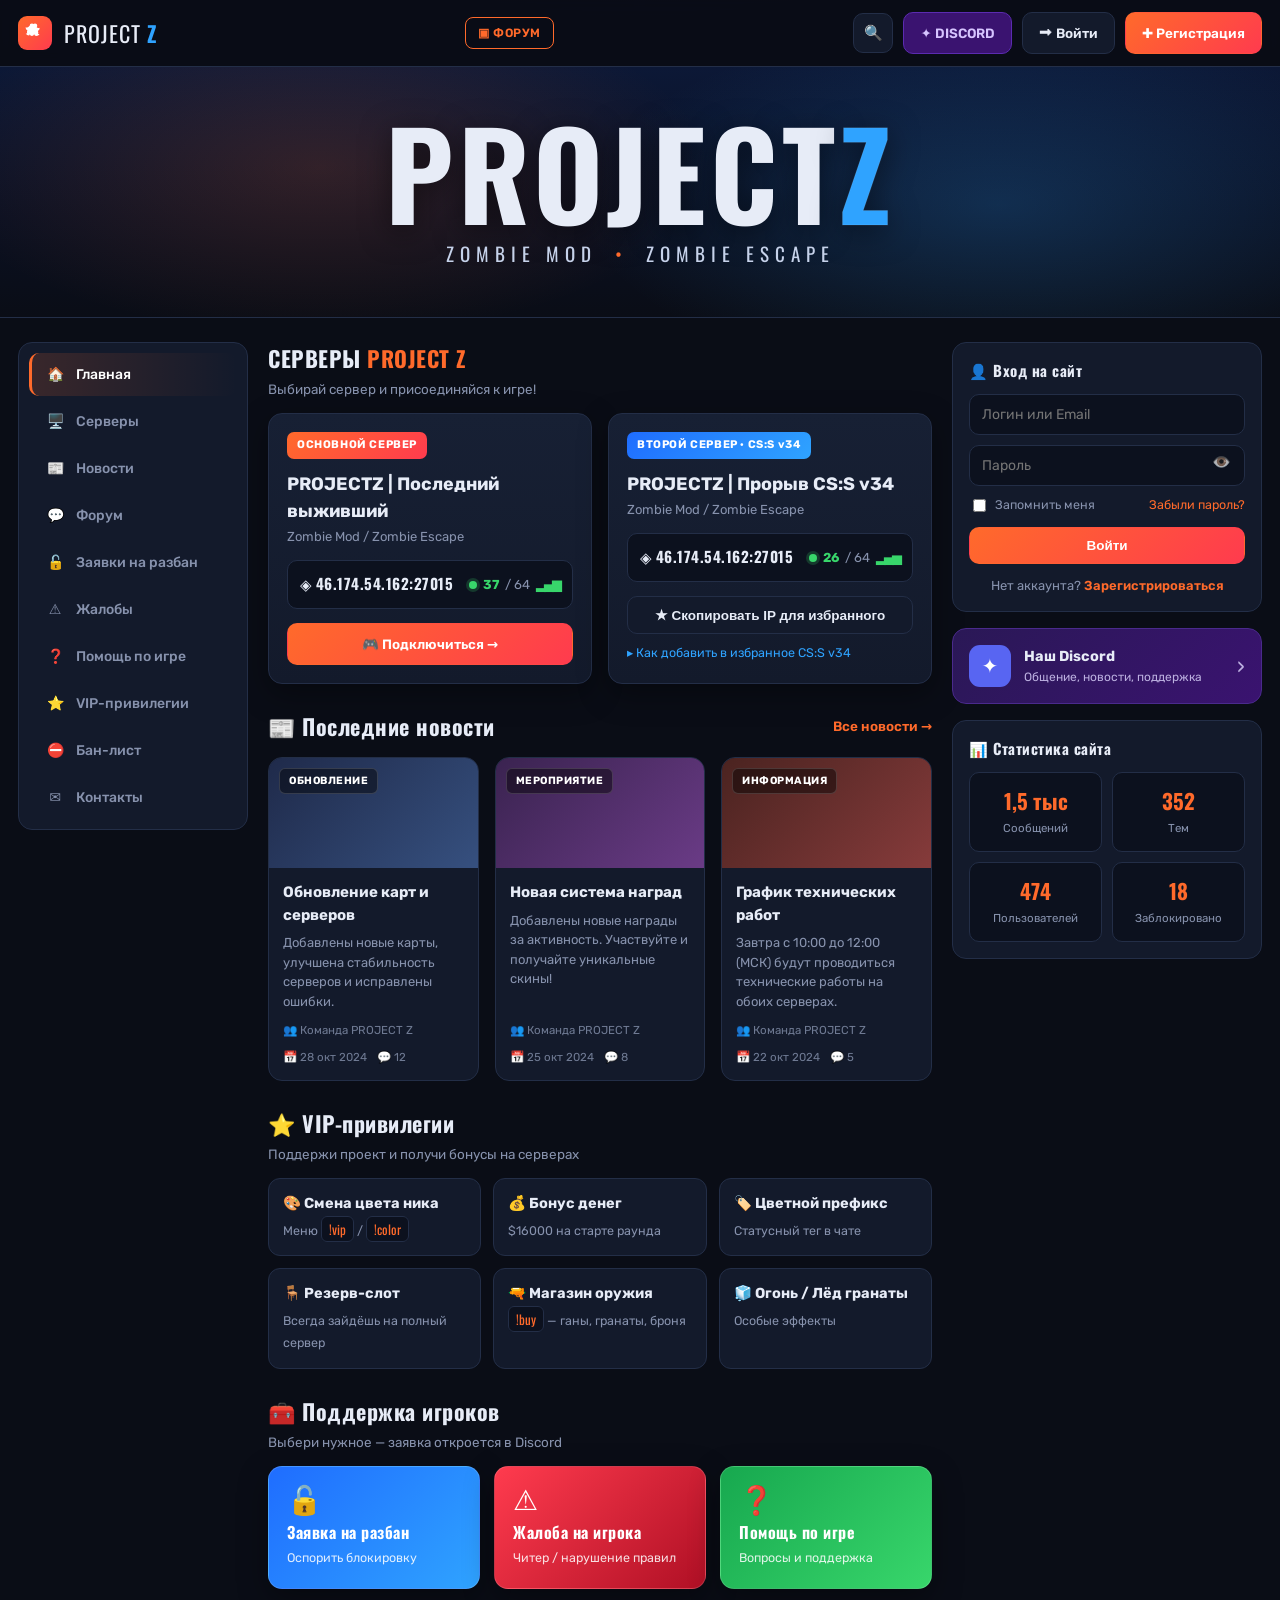
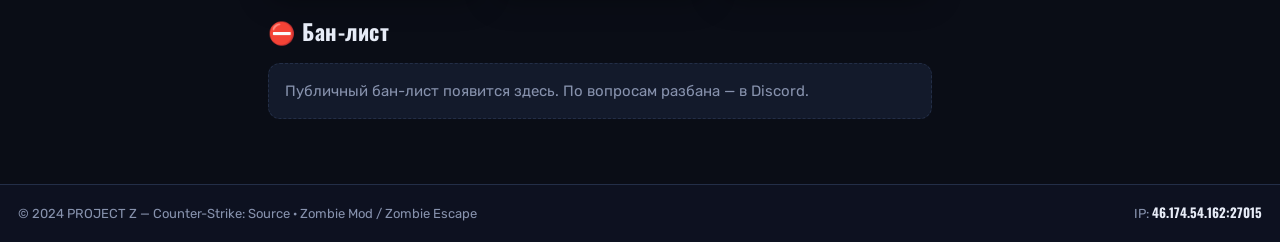
<file: index.html>
<!doctype html>
<html lang="ru">
<head>
<meta charset="utf-8" />
<meta name="viewport" content="width=device-width, initial-scale=1" />
<title>PROJECT Z — Zombie Mod & Zombie Escape | CS:S v34</title>
<meta name="description" content="PROJECT Z — игровые серверы Counter-Strike: Source. Zombie Mod и Zombie Escape. Заходи и выживай!" />
<link rel="preconnect" href="https://fonts.googleapis.com" />
<link rel="preconnect" href="https://fonts.gstatic.com" crossorigin />
<link href="https://fonts.googleapis.com/css2?family=Oswald:wght@500;600;700&family=Rubik:wght@400;500;600;700&display=swap" rel="stylesheet" />
<link rel="icon" href="favicon.png" />
<link rel="stylesheet" href="css/style.css" />
</head>
<body>

<!-- ================= HEADER ================= -->
<header class="topbar">
  <div class="wrap topbar-inner">
    <a href="#top" class="brand">
      <span class="brand-ico" aria-hidden="true">
        <svg viewBox="0 0 24 24" width="24" height="24" fill="currentColor"><path d="M12 2a3 3 0 0 1 3 3c0 .8-.3 1.5-.8 2 .5.5 1.3.9 2.1 1 .7.1 1.4 0 2-.3a5 5 0 0 1-2.5 4.3c.4.6.6 1.3.6 2 0 .6-.1 1.2-.4 1.7.6.3 1.3.4 2 .3-.9 1.6-2.5 2.6-4.3 2.6a3 3 0 0 1-2.9-2.2 3 3 0 0 1-5.8 0A3 3 0 0 1 4 18c-1.8 0-3.4-1-4.3-2.6.7.1 1.4 0 2-.3-.3-.5-.4-1.1-.4-1.7 0-.7.2-1.4.6-2A5 5 0 0 1-.6 7.1c.6.3 1.3.4 2 .3.8-.1 1.6-.5 2.1-1A2.9 2.9 0 0 1 4.9 5 3 3 0 0 1 8 2c.8 0 1.5.3 2 .8.5-.5 1.2-.8 2-.8z" transform="translate(3 1) scale(.75)"/></svg>
      </span>
      <span class="brand-txt">PROJECT&nbsp;<b>Z</b></span>
      <a href="https://projectz.site/forum.html" class="forum-pill">▣ ФОРУМ</a>
    </a>

    <nav class="topnav">
      <button class="icon-btn" aria-label="Поиск" id="searchBtn">🔍</button>
      <a class="btn btn-discord" href="#contacts">✦ DISCORD</a>
      <a class="btn btn-ghost" href="#login">⮕ Войти</a>
      <a class="btn btn-accent" href="#login">✚ Регистрация</a>
    </nav>

    <button class="menu-toggle" id="menuToggle" aria-label="Меню">☰</button>
  </div>
</header>

<!-- ================= BANNER ================= -->
<section class="banner" id="top">
  <div class="wrap banner-inner">
    <div class="banner-glow"></div>
    <h1 class="banner-title">PROJECT<span>Z</span></h1>
    <p class="banner-sub">ZOMBIE&nbsp;MOD <i>•</i> ZOMBIE&nbsp;ESCAPE</p>
  </div>
</section>

<!-- ================= LAYOUT ================= -->
<div class="wrap layout">

  <!-- ---- LEFT SIDEBAR ---- -->
  <aside class="side-nav" id="sideNav">
    <a href="#top"      class="snav active"><span>🏠</span> Главная</a>
    <a href="#servers"  class="snav"><span>🖥️</span> Серверы</a>
    <a href="#news"     class="snav"><span>📰</span> Новости</a>
    <a href="https://projectz.site/forum.html" class="snav"><span>💬</span> Форум</a>
    <a href="#support"  class="snav"><span>🔓</span> Заявки на разбан</a>
    <a href="#support"  class="snav"><span>⚠️</span> Жалобы</a>
    <a href="#support"  class="snav"><span>❓</span> Помощь по игре</a>
    <a href="#vip"      class="snav"><span>⭐</span> VIP-привилегии</a>
    <a href="#ban"      class="snav"><span>⛔</span> Бан-лист</a>
    <a href="#contacts" class="snav"><span>✉️</span> Контакты</a>
  </aside>

  <!-- ---- CENTER ---- -->
  <main class="content">

    <!-- SERVERS -->
    <section id="servers" class="block">
      <div class="block-head">
        <h2>СЕРВЕРЫ <span>PROJECT Z</span></h2>
        <p class="hint">Выбирай сервер и присоединяйся к игре!</p>
      </div>

      <div class="servers">
        <!-- server 1 -->
        <div class="server-card">
          <span class="s-badge">ОСНОВНОЙ СЕРВЕР</span>
          <h3>PROJECTZ | Последний выживший</h3>
          <p class="s-mode">Zombie Mod / Zombie Escape</p>
          <div class="s-row">
            <span class="s-ip">◈ <b data-ip>46.174.54.162:27015</b></span>
            <span class="s-players"><i class="dot"></i> <b>37</b> / 64 <span class="bars">▂▄▆</span></span>
          </div>
          <a class="btn btn-accent full" href="steam://connect/46.174.54.162:27015">🎮 Подключиться →</a>
        </div>

        <!-- server 2 -->
        <div class="server-card">
          <span class="s-badge blue">ВТОРОЙ СЕРВЕР · CS:S v34</span>
          <h3>PROJECTZ | Прорыв CS:S v34</h3>
          <p class="s-mode">Zombie Mod / Zombie Escape</p>
          <div class="s-row">
            <span class="s-ip">◈ <b data-ip>46.174.54.162:27015</b></span>
            <span class="s-players"><i class="dot"></i> <b>26</b> / 64 <span class="bars">▂▄▅</span></span>
          </div>
          <button class="btn btn-ghost full" data-copy="46.174.54.162:27015">★ Скопировать IP для избранного</button>
          <a class="mini-link" href="#contacts">▸ Как добавить в избранное CS:S v34</a>
        </div>
      </div>
    </section>

    <!-- NEWS -->
    <section id="news" class="block">
      <div class="block-head row">
        <h2>📰 Последние новости</h2>
        <a href="#news" class="all-link">Все новости →</a>
      </div>

      <div class="news">
        <article class="news-card">
          <div class="news-img g1"><span class="tag">ОБНОВЛЕНИЕ</span></div>
          <div class="news-body">
            <h4>Обновление карт и серверов</h4>
            <p>Добавлены новые карты, улучшена стабильность серверов и исправлены ошибки.</p>
            <div class="news-foot"><span>👥 Команда PROJECT Z</span><span>📅 28 окт 2024</span><span>💬 12</span></div>
          </div>
        </article>

        <article class="news-card">
          <div class="news-img g2"><span class="tag">МЕРОПРИЯТИЕ</span></div>
          <div class="news-body">
            <h4>Новая система наград</h4>
            <p>Добавлены новые награды за активность. Участвуйте и получайте уникальные скины!</p>
            <div class="news-foot"><span>👥 Команда PROJECT Z</span><span>📅 25 окт 2024</span><span>💬 8</span></div>
          </div>
        </article>

        <article class="news-card">
          <div class="news-img g3"><span class="tag">ИНФОРМАЦИЯ</span></div>
          <div class="news-body">
            <h4>График технических работ</h4>
            <p>Завтра с 10:00 до 12:00 (МСК) будут проводиться технические работы на обоих серверах.</p>
            <div class="news-foot"><span>👥 Команда PROJECT Z</span><span>📅 22 окт 2024</span><span>💬 5</span></div>
          </div>
        </article>
      </div>
    </section>

    <!-- VIP -->
    <section id="vip" class="block">
      <div class="block-head"><h2>⭐ VIP-привилегии</h2><p class="hint">Поддержи проект и получи бонусы на серверах</p></div>
      <div class="perks">
        <div class="perk"><b>🎨 Смена цвета ника</b><span>Меню <code>!vip</code> / <code>!color</code></span></div>
        <div class="perk"><b>💰 Бонус денег</b><span>$16000 на старте раунда</span></div>
        <div class="perk"><b>🏷️ Цветной префикс</b><span>Статусный тег в чате</span></div>
        <div class="perk"><b>🪑 Резерв-слот</b><span>Всегда зайдёшь на полный сервер</span></div>
        <div class="perk"><b>🔫 Магазин оружия</b><span><code>!buy</code> — ганы, гранаты, броня</span></div>
        <div class="perk"><b>🧊 Огонь / Лёд гранаты</b><span>Особые эффекты</span></div>
      </div>
    </section>

    <!-- SUPPORT / ACTIONS -->
    <section id="support" class="block">
      <div class="block-head"><h2>🧰 Поддержка игроков</h2><p class="hint">Выбери нужное — заявка откроется в Discord</p></div>
      <div class="support-grid">
        <a class="sbtn blue" href="#contacts">
          <span class="sbtn-ico">🔓</span>
          <span class="sbtn-t">Заявка на разбан</span>
          <span class="sbtn-d">Оспорить блокировку</span>
        </a>
        <a class="sbtn red" href="#contacts">
          <span class="sbtn-ico">⚠️</span>
          <span class="sbtn-t">Жалоба на игрока</span>
          <span class="sbtn-d">Читер / нарушение правил</span>
        </a>
        <a class="sbtn green" href="#contacts">
          <span class="sbtn-ico">❓</span>
          <span class="sbtn-t">Помощь по игре</span>
          <span class="sbtn-d">Вопросы и поддержка</span>
        </a>
      </div>
    </section>

    <!-- BAN -->
    <section id="ban" class="block">
      <div class="block-head"><h2>⛔ Бан-лист</h2></div>
      <p class="muted-box">Публичный бан-лист появится здесь. По вопросам разбана — в Discord.</p>
    </section>

  </main>

  <!-- ---- RIGHT SIDEBAR ---- -->
  <aside class="right">

    <div class="card login" id="login">
      <h3 class="card-t">👤 Вход на сайт</h3>
      <form onsubmit="return false">
        <input type="text" placeholder="Логин или Email" autocomplete="username" />
        <div class="pw">
          <input type="password" placeholder="Пароль" id="pw" autocomplete="current-password" />
          <button type="button" class="eye" id="eye" aria-label="Показать">👁️</button>
        </div>
        <div class="login-row">
          <label><input type="checkbox" /> Запомнить меня</label>
          <a href="#">Забыли пароль?</a>
        </div>
        <button class="btn btn-accent full">Войти</button>
        <p class="reg">Нет аккаунта? <a href="#">Зарегистрироваться</a></p>
      </form>
    </div>

    <a class="card discord" id="contacts" href="#">
      <span class="dico">✦</span>
      <span class="dtxt"><b>Наш Discord</b><small>Общение, новости, поддержка</small></span>
      <span class="darr">›</span>
    </a>

    <div class="card stats">
      <h3 class="card-t">📊 Статистика сайта</h3>
      <div class="stat-grid">
        <div><b>1,5 тыс</b><span>Сообщений</span></div>
        <div><b>352</b><span>Тем</span></div>
        <div><b>474</b><span>Пользователей</span></div>
        <div><b>18</b><span>Заблокировано</span></div>
      </div>
    </div>

  </aside>
</div>

<footer class="footer">
  <div class="wrap">
    <span>© 2024 PROJECT Z — Counter-Strike: Source · Zombie Mod / Zombie Escape</span>
    <span class="f-ip">IP: <b data-ip>46.174.54.162:27015</b></span>
  </div>
</footer>

<div class="toast" id="toast">IP скопирован!</div>

<script src="js/main.js"></script>
</body>
</html>
</file>
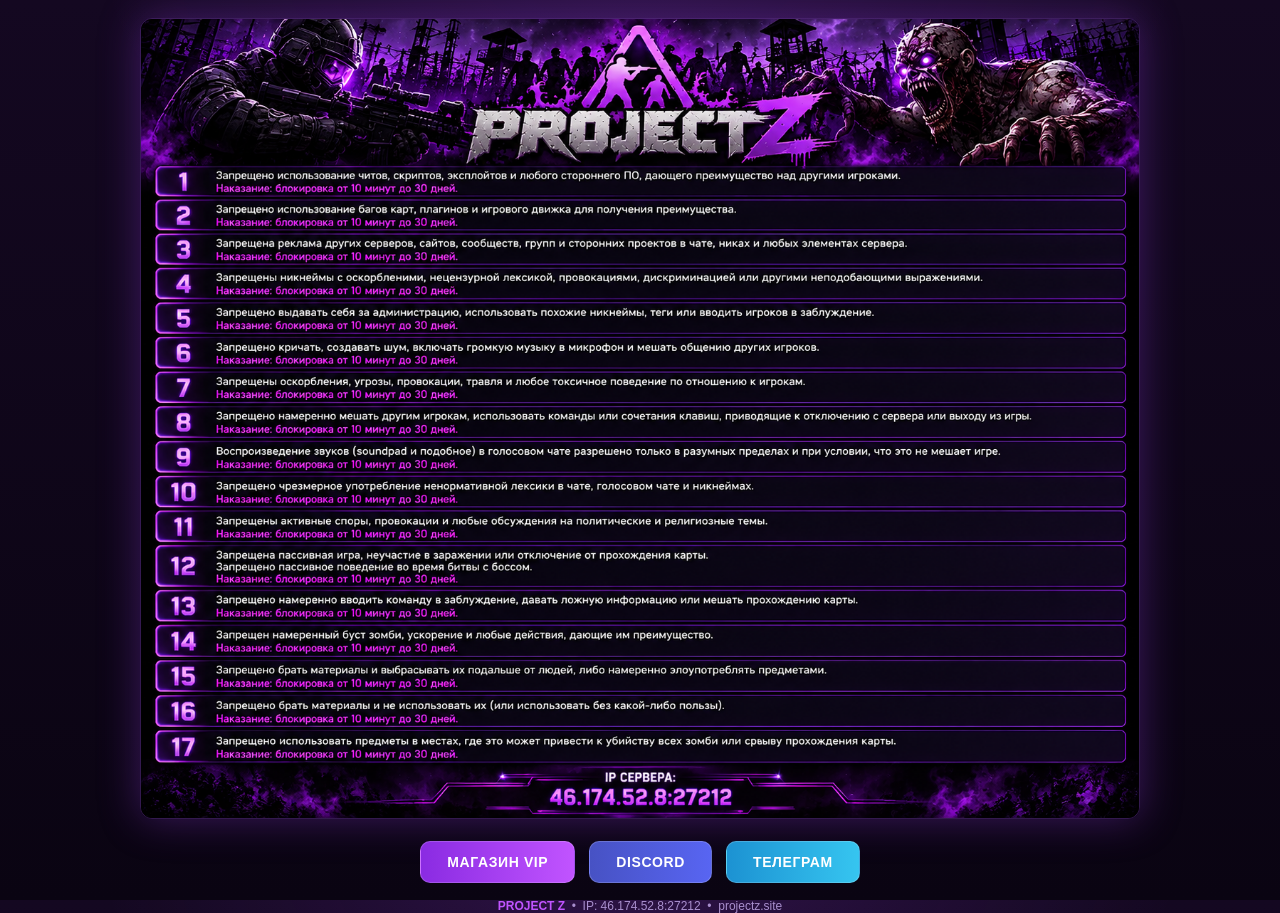
<file: motd.html>
<!DOCTYPE html>
<html lang="ru">
<head>
<meta charset="UTF-8">
<meta name="viewport" content="width=device-width, initial-scale=1.0">
<title>PROJECT Z</title>
<style>
  *{box-sizing:border-box;margin:0;padding:0;}
  html,body{height:100%;}
  body{
    font-family:"Segoe UI",Tahoma,Arial,sans-serif;
    background:
      radial-gradient(900px 500px at 50% -5%, rgba(170,70,255,.18), transparent 60%),
      linear-gradient(180deg,#140821,#0a0412);
    color:#e7dcff;
    padding:18px 14px 32px;
    -webkit-font-smoothing:antialiased;
    text-align:center;
  }
  .wrap{max-width:1000px;margin:0 auto;}

  .rules-img{
    width:100%;
    height:auto;
    display:block;
    border-radius:12px;
    box-shadow:0 0 40px rgba(150,60,230,.35);
    border:1px solid rgba(170,90,255,.25);
  }

  .links{
    display:flex;justify-content:center;gap:14px;flex-wrap:wrap;
    margin:22px 0 6px;
  }
  .btn{
    position:relative;overflow:hidden;
    display:inline-block;text-decoration:none;
    padding:12px 26px;border-radius:10px;
    font-size:14px;font-weight:800;letter-spacing:.6px;
    color:#fff;border:1px solid rgba(255,255,255,.18);
    transition:transform .15s,filter .15s;
    animation:glow 1.8s ease-in-out infinite;
  }
  /* бегущий блик (мерцание) */
  .btn:before{
    content:"";position:absolute;top:0;left:-130%;width:55%;height:100%;
    background:linear-gradient(120deg,transparent,rgba(255,255,255,.5),transparent);
    transform:skewX(-20deg);
    animation:shimmer 2.8s infinite;
  }
  .btn:hover{transform:translateY(-2px);filter:brightness(1.18);}

  .btn.shop{background:linear-gradient(90deg,#8a2be2,#c154ff);--gc:195,84,255;}
  .btn.dc{background:linear-gradient(90deg,#4752c4,#5865F2);--gc:88,101,242;}
  .btn.tg{background:linear-gradient(90deg,#1c92d2,#36c5f0);--gc:41,158,217;}

  .btn:nth-child(2){animation-delay:.3s;}
  .btn:nth-child(2):before{animation-delay:.4s;}
  .btn:nth-child(3){animation-delay:.6s;}
  .btn:nth-child(3):before{animation-delay:.8s;}

  @keyframes glow{
    0%,100%{box-shadow:0 0 6px rgba(var(--gc),.5),0 0 2px rgba(var(--gc),.6);}
    50%{box-shadow:0 0 22px rgba(var(--gc),.95),0 0 44px rgba(var(--gc),.5);}
  }
  @keyframes shimmer{
    0%{left:-130%;}
    55%,100%{left:130%;}
  }

  .foot{margin-top:16px;font-size:12px;color:#a98fce;}
  .foot b{color:#c154ff;}
</style>
</head>
<body>
<div class="wrap">

  <img class="rules-img" src="projectz_rules.png" alt="Правила сервера PROJECT Z">

  <div class="links">
    <a class="btn shop" href="https://projectz.site" target="_blank">МАГАЗИН VIP</a>
    <a class="btn dc" href="https://discord.gg/P9s94zXeW" target="_blank">DISCORD</a>
    <a class="btn tg" href="https://t.me/AyavaskA31" target="_blank">ТЕЛЕГРАМ</a>
  </div>

  <div class="foot"><b>PROJECT Z</b> &nbsp;•&nbsp; IP: 46.174.52.8:27212 &nbsp;•&nbsp; projectz.site</div>

</div>
</body>
</html>
</file>
<file: css/style.css>
/* ===================== PROJECT Z — styles ===================== */
:root{
  --bg:#0a0d16;
  --bg2:#0d1120;
  --card:#131a2b;
  --card2:#172034;
  --border:#232e47;
  --text:#e7ecf7;
  --muted:#8792ad;
  --accent:#ff6a2b;
  --accent2:#ff3b4e;
  --blue:#2fa3ff;
  --green:#38d66b;
  --radius:14px;
  --shadow:0 10px 30px rgba(0,0,0,.35);
  --maxw:1280px;
}
*{box-sizing:border-box}
html{scroll-behavior:smooth}
body{
  margin:0;background:var(--bg);color:var(--text);
  font-family:"Rubik",system-ui,Segoe UI,Arial,sans-serif;
  font-size:15px;line-height:1.5;
  background-image:radial-gradient(1200px 500px at 50% -120px,rgba(47,120,255,.10),transparent 70%);
}
a{color:inherit;text-decoration:none}
.wrap{max-width:var(--maxw);margin:0 auto;padding:0 18px}

/* ---------- header ---------- */
.topbar{position:sticky;top:0;z-index:40;background:rgba(10,13,22,.92);
  backdrop-filter:blur(8px);border-bottom:1px solid var(--border)}
.topbar-inner{display:flex;align-items:center;justify-content:space-between;height:66px;gap:14px}
.brand{display:flex;align-items:center;gap:12px;font-family:"Oswald",sans-serif;font-size:22px;letter-spacing:1px}
.brand-ico{display:grid;place-items:center;width:34px;height:34px;border-radius:9px;
  background:linear-gradient(135deg,var(--accent),var(--accent2));color:#fff}
.brand-txt b{color:var(--blue)}
.forum-pill{margin-left:8px;font-family:"Rubik";font-size:12px;font-weight:600;letter-spacing:.5px;
  padding:6px 12px;border-radius:8px;border:1px solid var(--accent);color:var(--accent)}
.forum-pill:hover{background:rgba(255,106,43,.12)}

.topnav{display:flex;align-items:center;gap:10px}
.icon-btn{background:var(--card);border:1px solid var(--border);color:var(--text);
  width:40px;height:40px;border-radius:10px;cursor:pointer;font-size:15px}
.btn{display:inline-flex;align-items:center;gap:7px;font-weight:600;font-size:13.5px;
  padding:10px 16px;border-radius:10px;border:1px solid transparent;cursor:pointer;
  transition:transform .08s ease,filter .15s ease,background .15s}
.btn:hover{transform:translateY(-1px)}
.btn-accent{background:linear-gradient(135deg,var(--accent),var(--accent2));color:#fff}
.btn-accent:hover{filter:brightness(1.08)}
.btn-ghost{background:var(--card);border-color:var(--border);color:var(--text)}
.btn-ghost:hover{background:var(--card2)}
.btn-discord{background:#3a1370;border:1px solid #5b2bb0;color:#d6c4ff}
.btn-discord:hover{background:#471a86}
.menu-toggle{display:none;background:var(--card);border:1px solid var(--border);color:#fff;
  width:44px;height:40px;border-radius:10px;font-size:18px;cursor:pointer}

/* ---------- banner ---------- */
.banner{position:relative;border-bottom:1px solid var(--border);overflow:hidden;
  background:linear-gradient(180deg,#0c1836,#0a1022 60%,var(--bg));}
.banner-inner{position:relative;height:250px;display:flex;flex-direction:column;
  align-items:center;justify-content:center;text-align:center}
.banner-glow{position:absolute;inset:0;
  background:
    radial-gradient(600px 260px at 25% 40%,rgba(255,106,43,.16),transparent 65%),
    radial-gradient(640px 280px at 78% 55%,rgba(47,163,255,.20),transparent 65%);
  pointer-events:none}
.banner-title{position:relative;margin:0;font-family:"Oswald",sans-serif;font-weight:700;
  font-size:clamp(54px,11vw,120px);letter-spacing:4px;line-height:.9;
  text-shadow:0 6px 30px rgba(0,0,0,.5)}
.banner-title span{color:var(--blue);-webkit-text-stroke:1px rgba(255,255,255,.1)}
.banner-sub{position:relative;margin:14px 0 0;font-family:"Oswald",sans-serif;
  font-size:clamp(13px,2.3vw,19px);letter-spacing:6px;color:#c6d2ea}
.banner-sub i{color:var(--accent);font-style:normal;margin:0 8px}

/* ---------- layout grid ---------- */
.layout{display:grid;grid-template-columns:230px 1fr 310px;gap:20px;
  padding-top:24px;padding-bottom:40px;align-items:start}

/* left nav */
.side-nav{position:sticky;top:84px;display:flex;flex-direction:column;gap:4px;
  background:var(--card);border:1px solid var(--border);border-radius:var(--radius);padding:10px}
.snav{display:flex;align-items:center;gap:11px;padding:11px 13px;border-radius:10px;
  color:var(--muted);font-weight:500;font-size:14px;border-left:3px solid transparent}
.snav span{width:20px;text-align:center}
.snav:hover{background:var(--card2);color:var(--text)}
.snav.active{background:linear-gradient(90deg,rgba(255,106,43,.16),transparent);
  color:#fff;border-left-color:var(--accent)}

/* ---------- blocks ---------- */
.content{min-width:0;display:flex;flex-direction:column;gap:26px}
.block-head{margin-bottom:14px}
.block-head.row{display:flex;align-items:center;justify-content:space-between}
.block-head h2{margin:0;font-family:"Oswald",sans-serif;font-size:22px;letter-spacing:.5px}
.block-head h2 span{color:var(--accent)}
.hint{margin:4px 0 0;color:var(--muted);font-size:13.5px}
.all-link{color:var(--accent);font-weight:600;font-size:13.5px}

/* servers */
.servers{display:grid;grid-template-columns:1fr 1fr;gap:16px}
.server-card{background:linear-gradient(180deg,var(--card2),var(--card));
  border:1px solid var(--border);border-radius:var(--radius);padding:18px;box-shadow:var(--shadow)}
.s-badge{display:inline-block;font-size:11px;font-weight:700;letter-spacing:.6px;
  padding:5px 10px;border-radius:7px;background:linear-gradient(135deg,var(--accent),var(--accent2));color:#fff}
.s-badge.blue{background:linear-gradient(135deg,#1f6dff,#2fa3ff)}
.server-card h3{margin:12px 0 2px;font-size:18px}
.s-mode{margin:0 0 14px;color:var(--muted);font-size:13px}
.s-row{display:flex;align-items:center;justify-content:space-between;gap:10px;
  padding:11px 12px;background:#0c111e;border:1px solid var(--border);border-radius:10px;margin-bottom:14px;flex-wrap:wrap}
.s-ip b{font-family:"Oswald";letter-spacing:.5px}
.s-players{color:var(--muted);font-size:13px;display:flex;align-items:center;gap:6px}
.s-players b{color:var(--green)}
.bars{color:var(--green);letter-spacing:-2px}
.dot{width:8px;height:8px;border-radius:50%;background:var(--green);display:inline-block;
  box-shadow:0 0 0 3px rgba(56,214,107,.2);animation:pulse 1.8s infinite}
@keyframes pulse{50%{box-shadow:0 0 0 6px rgba(56,214,107,0)}}
.full{width:100%;justify-content:center}
.mini-link{display:inline-block;margin-top:10px;color:var(--blue);font-size:12.5px}
.mini-link:hover{text-decoration:underline}

/* news */
.news{display:grid;grid-template-columns:repeat(3,1fr);gap:16px}
.news-card{background:var(--card);border:1px solid var(--border);border-radius:var(--radius);
  overflow:hidden;display:flex;flex-direction:column;transition:transform .12s,border-color .15s}
.news-card:hover{transform:translateY(-3px);border-color:#31405f}
.news-img{position:relative;height:110px}
.news-img .tag{position:absolute;left:10px;top:10px;font-size:10.5px;font-weight:700;letter-spacing:.5px;
  padding:4px 9px;border-radius:6px;background:rgba(0,0,0,.45);color:#fff;border:1px solid rgba(255,255,255,.15)}
.g1{background:linear-gradient(135deg,#1f2a4a,#36507f)}
.g2{background:linear-gradient(135deg,#3a2350,#6a3b86)}
.g3{background:linear-gradient(135deg,#4a2320,#863b3b)}
.news-body{padding:13px 14px;display:flex;flex-direction:column;gap:7px;flex:1}
.news-body h4{margin:0;font-size:15px}
.news-body p{margin:0;color:var(--muted);font-size:13px;flex:1}
.news-foot{display:flex;flex-wrap:wrap;gap:10px;color:#6f7a93;font-size:11.5px;margin-top:4px}

/* perks */
.perks{display:grid;grid-template-columns:repeat(3,1fr);gap:12px}
.perk{background:var(--card);border:1px solid var(--border);border-radius:12px;padding:14px}
.perk b{display:block;margin-bottom:4px;font-size:14.5px}
.perk span{color:var(--muted);font-size:12.5px}

/* rules */
.rules{margin:0;padding-left:20px;display:flex;flex-direction:column;gap:8px}
.rules li{color:#cdd5e6}

/* commands */
.cmd-table{display:grid;grid-template-columns:repeat(2,1fr);gap:10px}
.cmd{display:flex;align-items:center;gap:12px;background:var(--card);border:1px solid var(--border);
  border-radius:10px;padding:11px 13px}
.cmd span{color:var(--muted);font-size:13px}
code{background:#0c111e;border:1px solid var(--border);border-radius:6px;padding:2px 7px;
  font-family:"Oswald",monospace;color:var(--accent);font-size:13px}

.muted-box{background:var(--card);border:1px dashed var(--border);border-radius:12px;
  padding:16px;color:var(--muted)}

/* support action buttons */
.support-grid{display:grid;grid-template-columns:repeat(3,1fr);gap:14px}
.sbtn{display:flex;flex-direction:column;gap:5px;padding:20px 18px;border-radius:14px;color:#fff;
  border:1px solid rgba(255,255,255,.14);box-shadow:var(--shadow);transition:transform .1s,filter .15s}
.sbtn:hover{transform:translateY(-3px);filter:brightness(1.08)}
.sbtn-ico{font-size:28px;line-height:1}
.sbtn-t{font-weight:700;font-size:16px;font-family:"Oswald",sans-serif;letter-spacing:.5px}
.sbtn-d{font-size:12.5px;opacity:.85}
.sbtn.blue{background:linear-gradient(135deg,#1f6dff,#2fa3ff)}
.sbtn.red{background:linear-gradient(135deg,#ff3b4e,#b01025)}
.sbtn.green{background:linear-gradient(135deg,#17a84f,#38d66b)}

/* ---------- right sidebar ---------- */
.right{display:flex;flex-direction:column;gap:16px;position:sticky;top:84px}
.card{background:var(--card);border:1px solid var(--border);border-radius:var(--radius);padding:16px}
.card-t{margin:0 0 12px;font-size:15px;font-family:"Oswald",sans-serif;letter-spacing:.5px}
.login input[type=text],.login input[type=password]{width:100%;background:#0c111e;border:1px solid var(--border);
  color:var(--text);border-radius:10px;padding:11px 12px;margin-bottom:10px;font-size:14px;font-family:inherit}
.login input:focus{outline:none;border-color:var(--accent)}
.pw{position:relative}
.pw input{margin-bottom:10px}
.eye{position:absolute;right:8px;top:7px;background:none;border:none;cursor:pointer;font-size:15px;opacity:.7}
.login-row{display:flex;align-items:center;justify-content:space-between;font-size:12.5px;color:var(--muted);margin-bottom:12px}
.login-row a{color:var(--accent)}
.login-row label{display:flex;align-items:center;gap:6px;cursor:pointer}
.reg{margin:12px 0 0;text-align:center;font-size:13px;color:var(--muted)}
.reg a{color:var(--accent);font-weight:600}

.discord{display:flex;align-items:center;gap:13px;background:linear-gradient(135deg,#2a1856,#3a1370);
  border-color:#4a2a8c}
.dico{display:grid;place-items:center;width:42px;height:42px;border-radius:11px;
  background:#5865f2;color:#fff;font-size:20px}
.dtxt{display:flex;flex-direction:column}
.dtxt b{font-size:14.5px}
.dtxt small{color:#bcb0e0;font-size:12px}
.darr{margin-left:auto;font-size:22px;color:#bcb0e0}

.stats .stat-grid{display:grid;grid-template-columns:1fr 1fr;gap:10px}
.stat-grid div{background:#0c111e;border:1px solid var(--border);border-radius:10px;padding:12px;text-align:center}
.stat-grid b{display:block;font-family:"Oswald",sans-serif;font-size:21px;color:var(--accent)}
.stat-grid span{color:var(--muted);font-size:11.5px}

/* footer */
.footer{border-top:1px solid var(--border);background:var(--bg2);padding:18px 0;margin-top:10px}
.footer .wrap{display:flex;align-items:center;justify-content:space-between;gap:12px;
  color:var(--muted);font-size:13px;flex-wrap:wrap}
.f-ip b{color:var(--text);font-family:"Oswald"}

/* toast */
.toast{position:fixed;left:50%;bottom:26px;transform:translateX(-50%) translateY(20px);
  background:linear-gradient(135deg,var(--accent),var(--accent2));color:#fff;font-weight:600;
  padding:12px 20px;border-radius:12px;box-shadow:var(--shadow);opacity:0;pointer-events:none;
  transition:.25s}
.toast.show{opacity:1;transform:translateX(-50%) translateY(0)}

/* ---------- responsive ---------- */
@media (max-width:1040px){
  .layout{grid-template-columns:1fr}
  .side-nav{position:static;flex-direction:row;flex-wrap:wrap}
  .snav{border-left:none;border-bottom:3px solid transparent}
  .snav.active{border-left:none;border-bottom-color:var(--accent)}
  .right{position:static}
  .news{grid-template-columns:1fr 1fr}
  .perks{grid-template-columns:1fr 1fr}
}
@media (max-width:720px){
  .topnav{display:none}
  .topnav.open{display:flex;position:absolute;top:66px;right:14px;flex-direction:column;
    background:var(--card);border:1px solid var(--border);border-radius:12px;padding:10px;gap:8px;z-index:50}
  .menu-toggle{display:block}
  .servers,.news,.perks,.cmd-table,.support-grid{grid-template-columns:1fr}
  .forum-pill{display:none}
  .banner-inner{height:190px}
}
</file>
